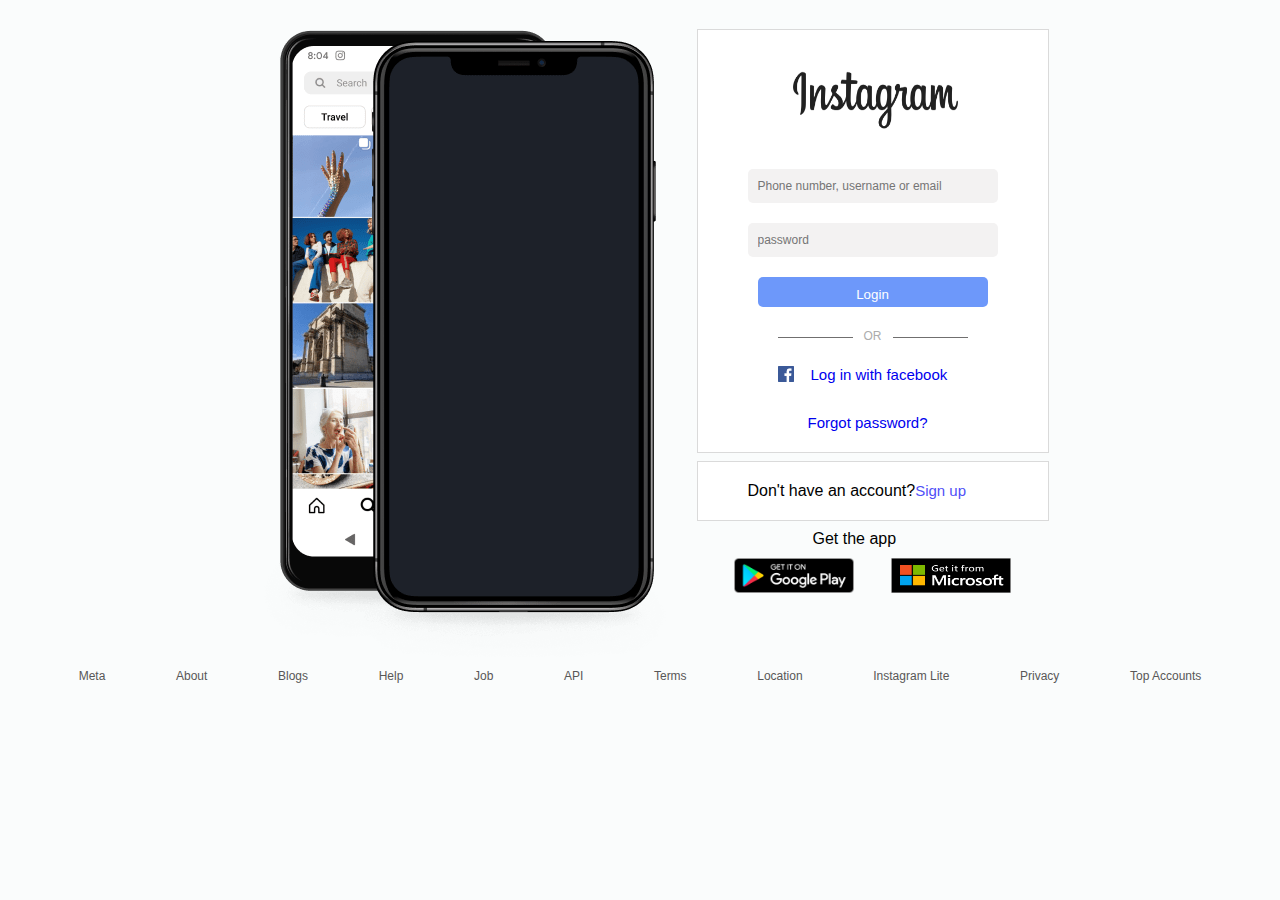
<file: index.html>
<!DOCTYPE html>
<html lang="en">

<head>
    <meta name="viewport" content="width=device-width">
    <link rel="stylesheet" href="style.css">
</head>

<body>
    <div class="whole-box">
        <div class="main-container">
            <div class="left-box">
                <img src="instaFrame.png">
            </div>
            <div class="right-box">
                <div class="right-top">
                <div class="image-insta"><img src="Instagram_logo.svg.png" height="75px" width="175px">
                </div>
                <div class="login-box">
                    <input type="text" id="email" placeholder="Phone number, username or email">
                    <input type="password" id="password" placeholder="password">
                    <button type="submit">Login</button>
                    <div class="line">
                        <div class="left-line">
                            <hr class="solid">
                        </div>
                        <div class="or-line">
                            OR
                        </div>
                        <div class="right-line">
                            <hr class="solid">

                        </div>
                    </div>

                    <div class="fb">
                        <img src="fb.png" height="16px" width="16px">
                        <div class="fb-login">
                            <a href="https://www.facebook.com/"> Log in with facebook</a>
                        </div>

                    </div>
                    <div class="log-forgot-box">
                        <a href="https://www.instagram.com/accounts/password/reset/">Forgot password?</a>
                    </div>
                </div>
            </div>
            <div class="right-bottom">
                <div class="signIn-box">
                    Don't have an account?
                    <a href="https://www.instagram.com/accounts/emailsignup/"><div class="sign-color" > Sign up</div></a>

                </div>
            </div>
                <div class="app-get">Get the app</div>
                <div class="google-micro-box">
                    <img src="googleplay.png" height="35px" width="120px">
                    <img src="getmicrosoft.png" height="35px" width="120px">

                </div>
            </div>
        </div>
        <div class="footer-box">
          <a href="" >Meta</a> 
          <a href="" >About</a> 
          <a href="" >Blogs</a> 
          <a href="" >Help</a> 
          <a href="" >Job</a> 
          <a href="" >API</a> 
          <a href="" >Terms</a> 
          <a href="" >Location</a>
          <a href="" >Instagram Lite</a>  
          <a href="" >Privacy</a>
          <a href="" >Top Accounts</a>  
        </div>
    </div>
</body>

</html>
</file>
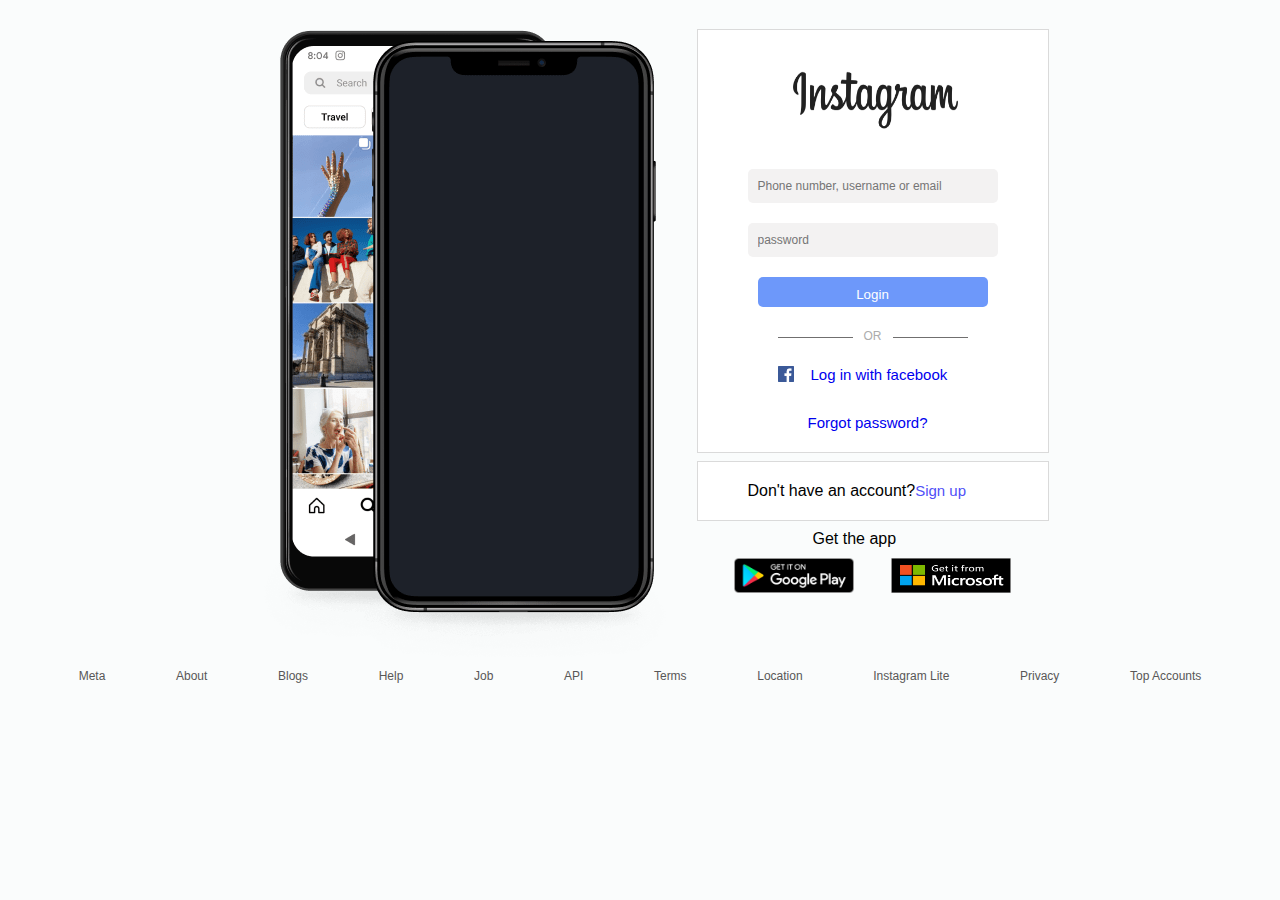
<file: instaPage.html>
<!DOCTYPE html>
<html lang="en">

<head>
    <meta name="viewport" content="width=device-width">
    <link rel="stylesheet" href="style.css">
</head>

<body>
    <div class="whole-box">
        <div class="main-container">
            <div class="left-box">
                <img src="instaFrame.png">
            </div>
            <div class="right-box">
                <div class="right-top">
                <div class="image-insta"><img src="Instagram_logo.svg.png" height="75px" width="175px">
                </div>
                <div class="login-box">
                    <input type="text" id="email" placeholder="Phone number, username or email">
                    <input type="password" id="password" placeholder="password">
                    <button type="submit">Login</button>
                    <div class="line">
                        <div class="left-line">
                            <hr class="solid">
                        </div>
                        <div class="or-line">
                            OR
                        </div>
                        <div class="right-line">
                            <hr class="solid">

                        </div>
                    </div>

                    <div class="fb">
                        <img src="fb.png" height="16px" width="16px">
                        <div class="fb-login">
                            <a href="https://www.facebook.com/"> Log in with facebook</a>
                        </div>

                    </div>
                    <div class="log-forgot-box">
                        <a href="https://www.instagram.com/accounts/password/reset/">Forgot password?</a>
                    </div>
                </div>
            </div>
            <div class="right-bottom">
                <div class="signIn-box">
                    Don't have an account?
                    <a href="https://www.instagram.com/accounts/emailsignup/"><div class="sign-color" > Sign up</div></a>

                </div>
            </div>
                <div class="app-get">Get the app</div>
                <div class="google-micro-box">
                    <img src="googleplay.png" height="35px" width="120px">
                    <img src="getmicrosoft.png" height="35px" width="120px">

                </div>
            </div>
        </div>
        <div class="footer-box">
          <a href="" >Meta</a> 
          <a href="" >About</a> 
          <a href="" >Blogs</a> 
          <a href="" >Help</a> 
          <a href="" >Job</a> 
          <a href="" >API</a> 
          <a href="" >Terms</a> 
          <a href="" >Location</a>
          <a href="" >Instagram Lite</a>  
          <a href="" >Privacy</a>
          <a href="" >Top Accounts</a>  
        </div>
    </div>
</body>

</html>
</file>
<file: style.css>
body {
    background-color: rgb(250, 252, 252);
    height: 100%;
    font-family: Arial, Helvetica, sans-serif;
}

.main-container {
    display: flex;
    flex-direction: row;
    justify-content: center;
    margin-top: 30px;


}

.right-box {
    display: flex;
    flex-direction: column;
    gap: 10px;
    border: 15px gray;

}

.image-insta {
    padding-left: 90px;
    padding-top: 30px;
    padding-bottom: 30px;
}

.login-box {

    display: flex;
    flex-direction: column;
    gap: 20px;
    padding-left: 50px;
    padding-right: 50px;

}

input {
    padding: 10px;
    font-size: 12px;
    background-color: rgb(243, 242, 242);
    border-radius: 5px;
    border: 5px;
    width: 230px;

}

button {
    border: none;
    border-radius: 5px;
    color: white;
    width: 230px;
    height: 30px;
    background-color: rgb(109, 152, 250);
    margin-left: 10px;
    padding: 10px;
}

.line {
    display: flex;
    flex-direction: row;
    padding-top: 2px;
    gap: 11px;
    margin-left: 30px;
}

hr.solid {
    border: none;
    height: 1px;
    background-color: rgb(112, 111, 111);
    width: 75px;


}

.left-line {
    padding-top: 0px;
    color: #acacac;
}

.right-line {
    padding-top: 0px;
    color: #acacac;
}

.or-line {
    color: #acacac;
    font-size: 12px;
}

.fb {
    display: flex;
    flex-direction: row;
    margin-left: 30px;
}

.fb-login {
    color: rgb(49, 49, 247);
    gap: 10px;
    padding-left: 17px;
}

a:link {
    text-decoration: none;
}

a {
    font-size: 15px;

}

.log-forgot-box {
    padding-left: 60px;
    margin-bottom: 20px;
    margin-top: 10px;

}

.signIn-box {
    padding-left: 10px;
    display: flex;
    flex-direction: row;
}

.right-top {
    background-color: white;
    outline: .5px solid rgb(218, 218, 218);
}

.right-bottom {
    background-color: white;
    outline: .5px solid rgb(218, 218, 218);
    padding-left: 40px;
    padding-top: 20px;
    padding-bottom: 20px;

}

.sign-color {
    color: rgb(79, 79, 247);
}

.footer-box {
    display: flex;
    flex-direction: row;

    font-size: 10px;
    justify-content: space-evenly;
}

.app-get {
    margin-left: 115px;
}

.google-micro-box {
    display: flex;
    flex-direction: row;
    justify-content: space-evenly;
}

.footer-box>a {
    color: #585757;
    font-size: 12px;
}

@media screen and (max-width: 500px) {
    .left-box {
        display: none;

    }

    .main-container {
        padding-top: 0px;
        display: flex;
        flex-direction: column;
        justify-content: center;
        margin-top: -5px;
        margin-left: 25px;
    }

    .image-insta {
        
    }

    body {
        height: 100vh;
        background-color: rgb(250, 252, 252);

    }

    .footer-box {
        display: flex;
        flex-wrap: wrap;
        flex-direction: row;
        gap: 19px;
        margin-top: 100px;
    }

    .right-box {
        display: flex;
        flex-direction: column;
        gap: 50px;
        padding-top: 30px;
    }

    .right-top {
        display: flex;
        flex-direction: column;
        outline: 0px;


        background-color: rgb(250, 252, 252);
    }
    .right-bottom{
        outline: 0px;
        background-color:rgb(250, 252, 252) ;
    }

}

@media screen and (min-width:500px) and (max-width:820px) {
    .left-box {
        display: none;
    }

    body {
        height: 100vh;
    }

    .right-box {
        display: flex;
        flex-direction: column;
    }

    .main-container {
        padding-top: 200px;
        padding-bottom: 150px;
    }
}
</file>
